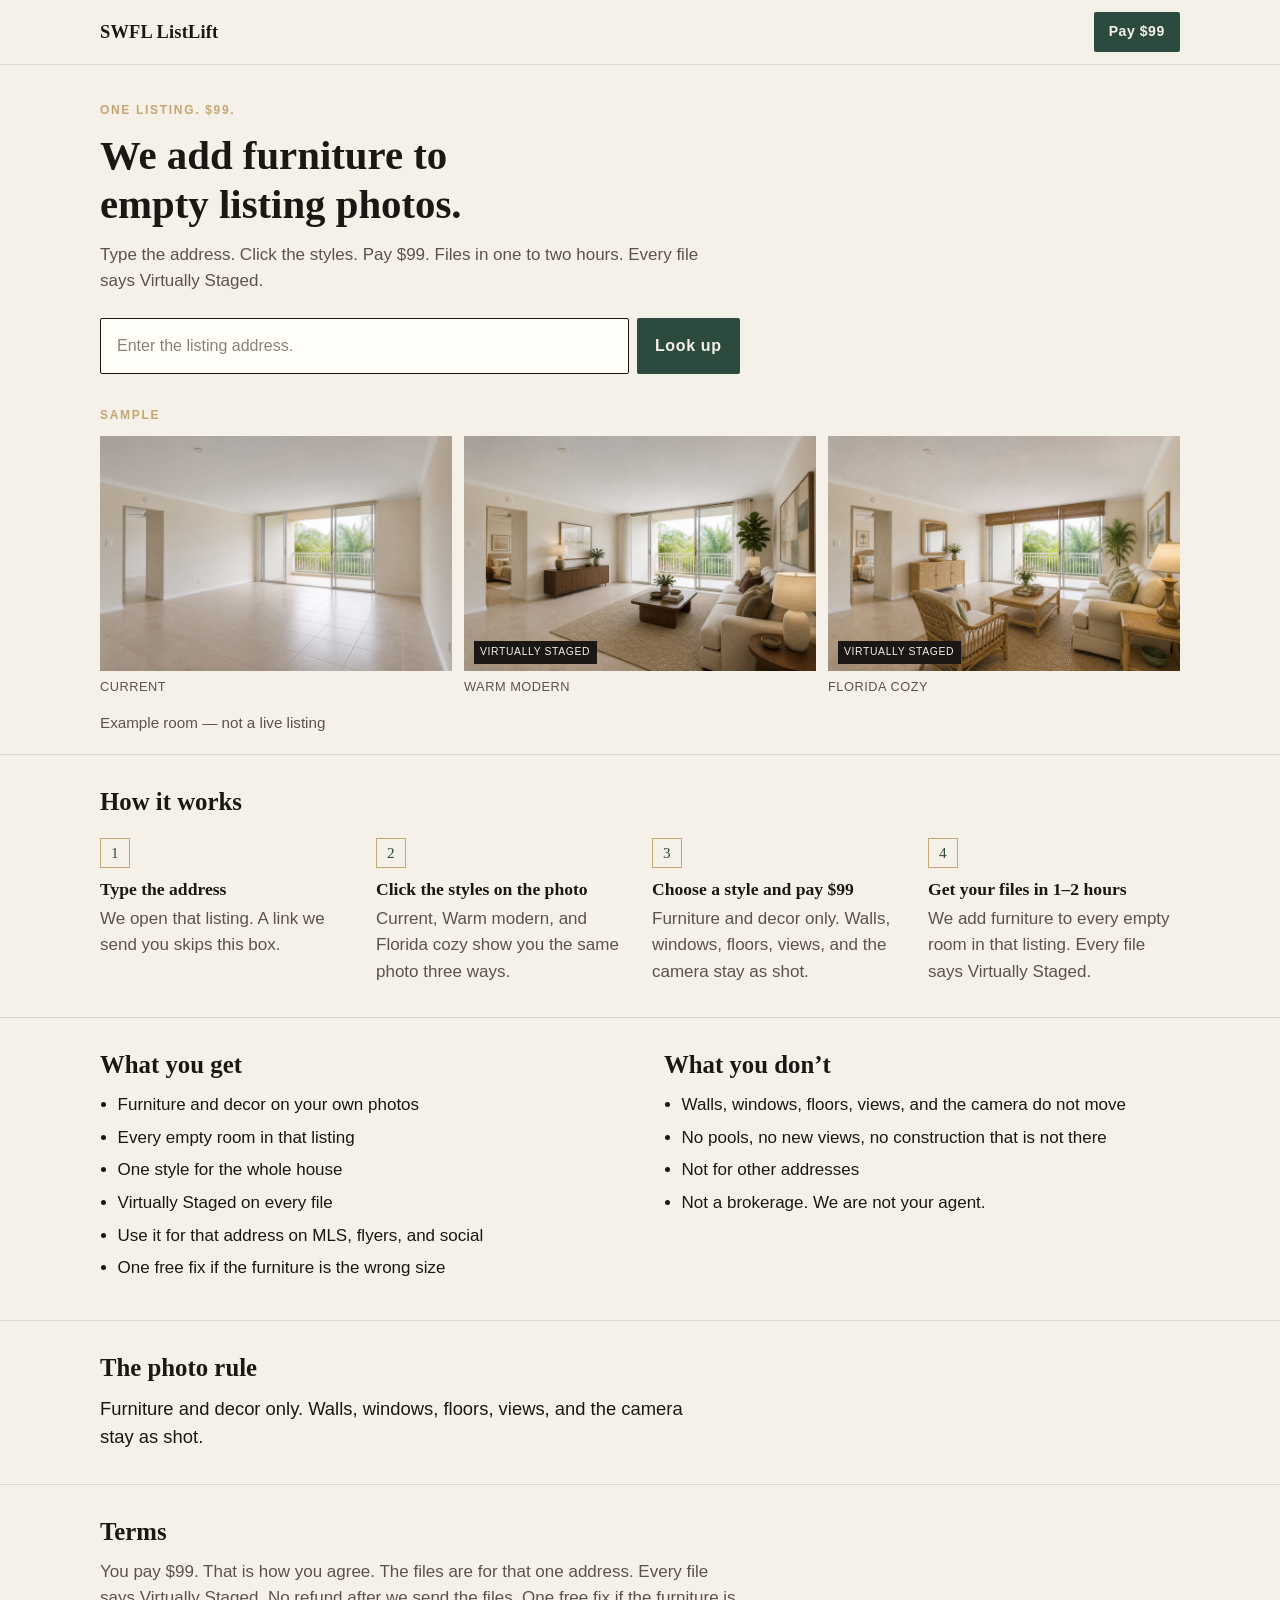
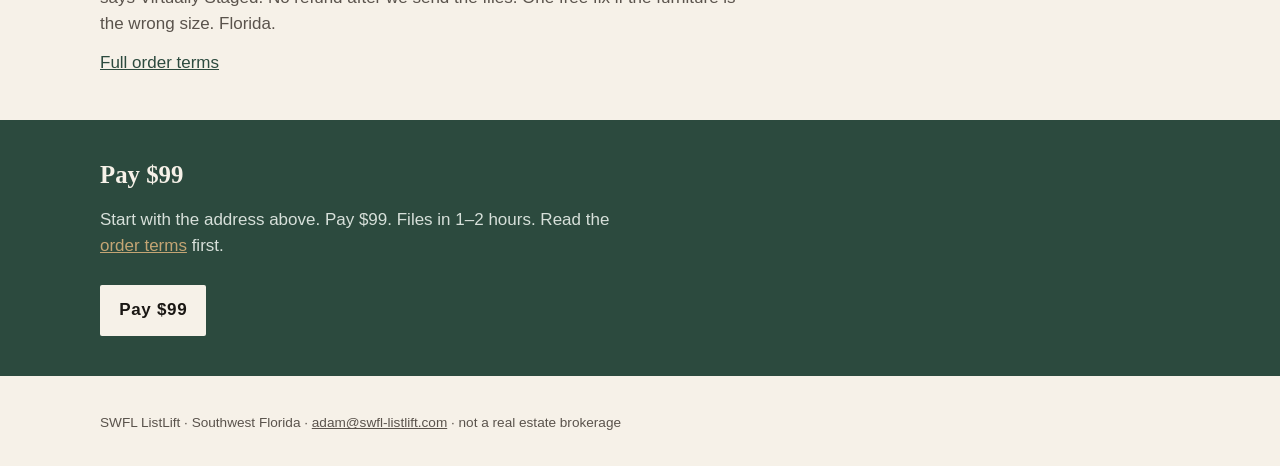
<file: index.html>
<!DOCTYPE html>
<html lang="en">
<head>
  <meta charset="utf-8">
  <base href="/">
  <meta name="viewport" content="width=device-width, initial-scale=1">
  <title>SWFL ListLift — we add furniture to empty listing photos</title>
  <meta name="description" content="We add furniture to empty listing photos. $99 for one house. Warm modern or Florida cozy. Furniture and decor only. Files in 1–2 hours. Southwest Florida.">
  <meta property="og:title" content="SWFL ListLift — we add furniture to empty listing photos">
  <meta property="og:description" content="We add furniture to empty listing photos. $99 for one house. Files in 1–2 hours. Every file says Virtually Staged.">
  <meta property="og:url" content="https://swfl-listlift.com/">
  <link rel="icon" href="img/favicon.svg" type="image/svg+xml">
  <link rel="stylesheet" href="styles.css">
</head>
<body>
  <div id="app">
    <p class="boot">Loading…</p>
  </div>
  <script src="https://cdn.mxpnl.com/libs/mixpanel-2-latest.min.js"></script>
  <script src="analytics.js"></script>
  <script src="app.js"></script>
</body>
</html>
</file>
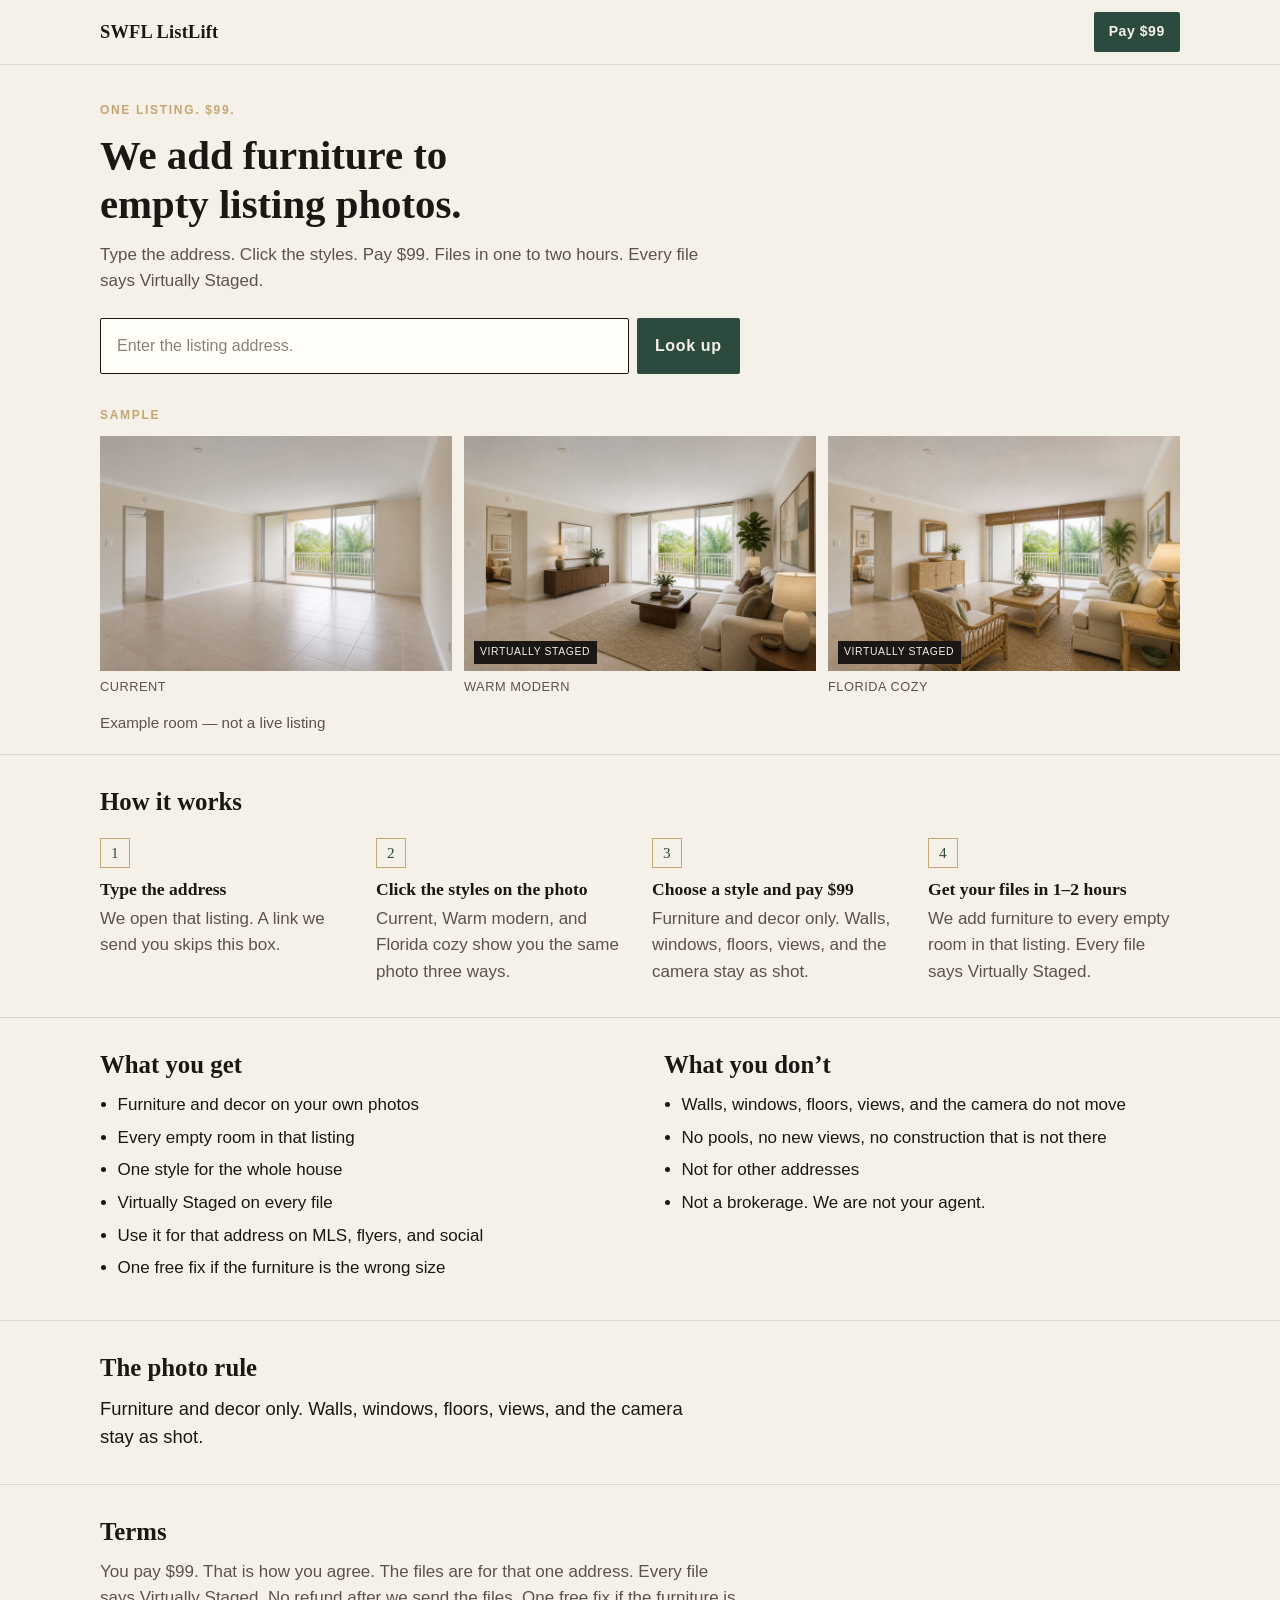
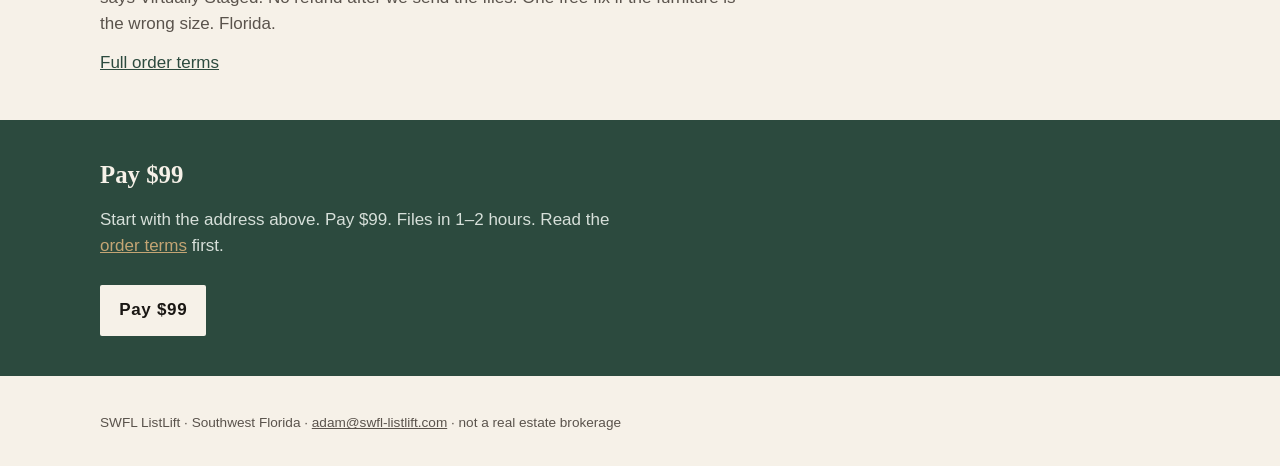
<file: l/19-gulf-view-dr-bonita-springs/index.html>
<!DOCTYPE html>
<html lang="en">
<head>
  <meta charset="utf-8">
  <base href="/">
  <meta name="viewport" content="width=device-width, initial-scale=1">
  <title>SWFL ListLift — $99 for every empty interior</title>
  <meta name="description" content="Virtual staging for one listing. $99. Warm modern or Florida. Furniture and decor only. 24 hour delivery. Southwest Florida.">
  <meta property="og:title" content="SWFL ListLift — $99 for every empty interior">
  <meta property="og:description" content="Virtual staging for one listing. $99. 24 hour delivery. Virtually Staged on every file.">
  <meta property="og:url" content="https://swfl-listlift.com/">
  <link rel="icon" href="img/favicon.svg" type="image/svg+xml">
  <link rel="stylesheet" href="styles.css">
</head>
<body>
  <div id="app">
    <p class="boot">Loading…</p>
  </div>
  <script src="app.js"></script>
</body>
</html>
</file>
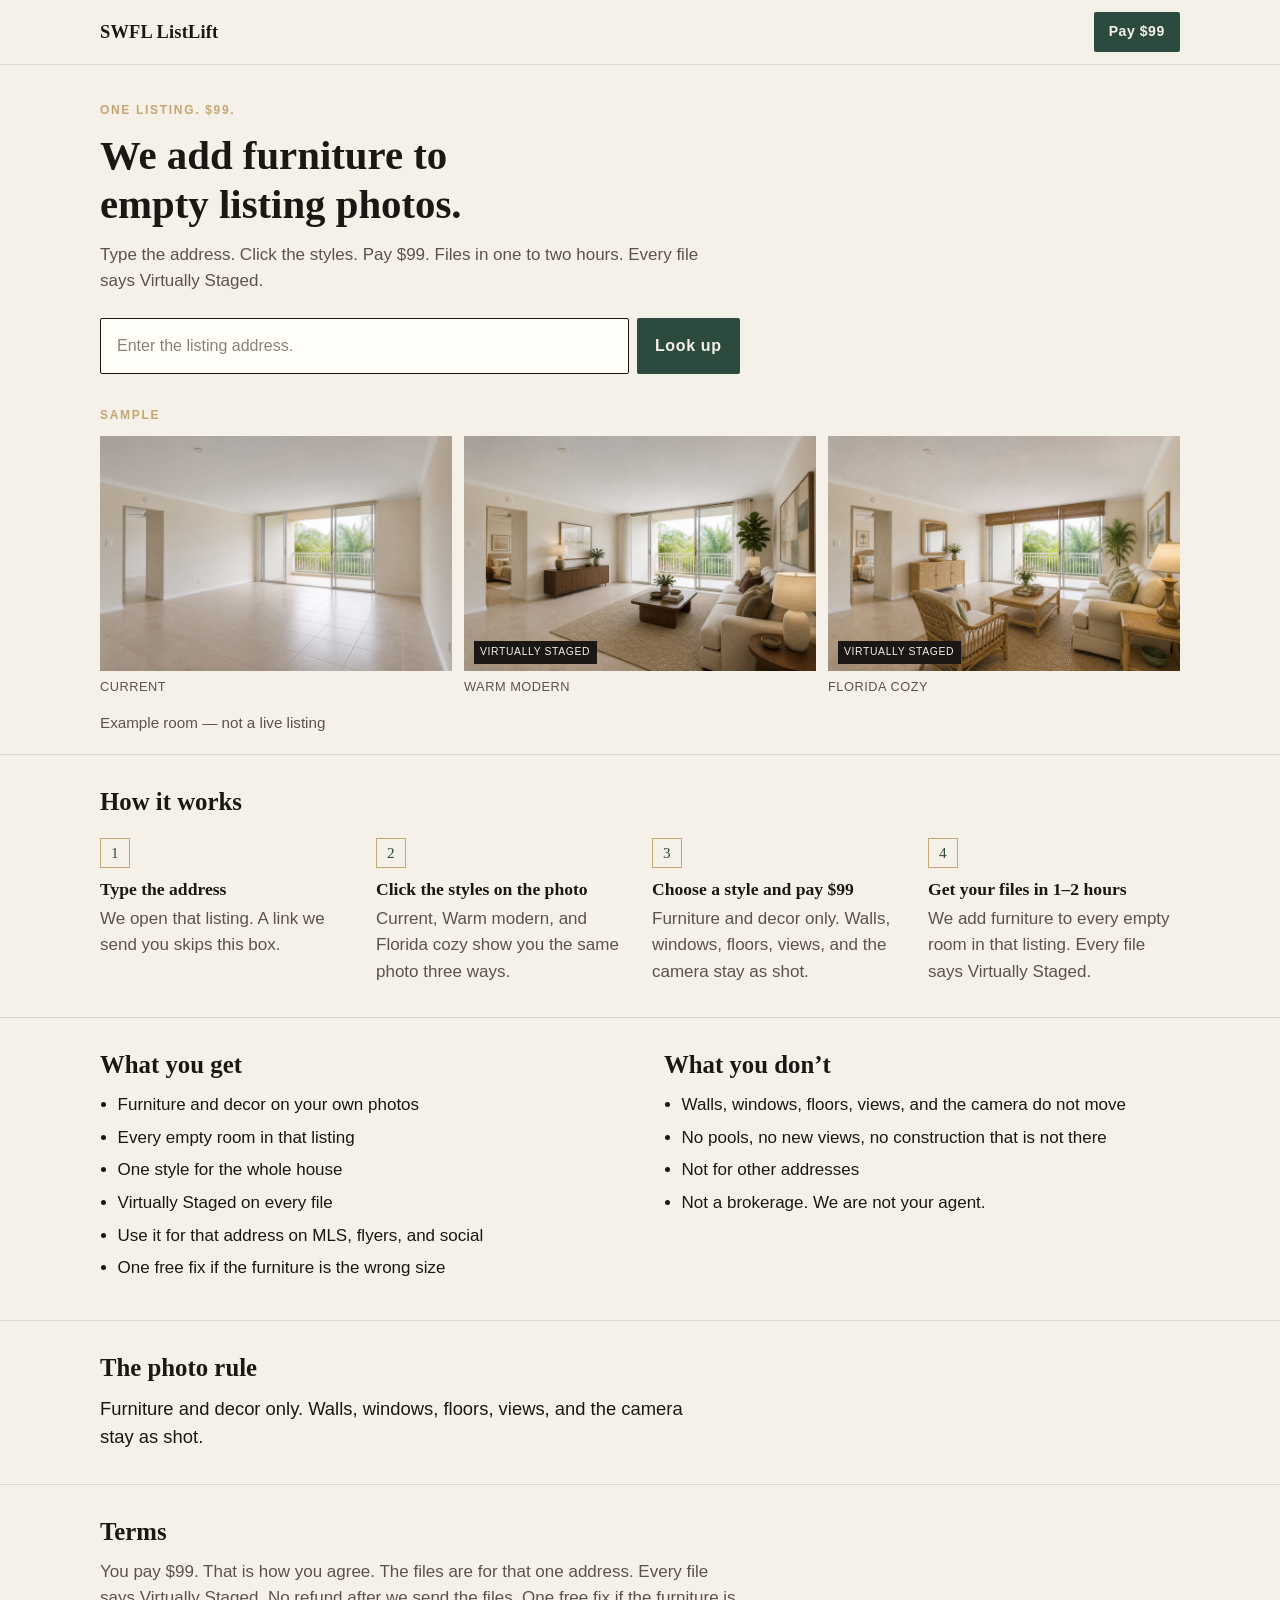
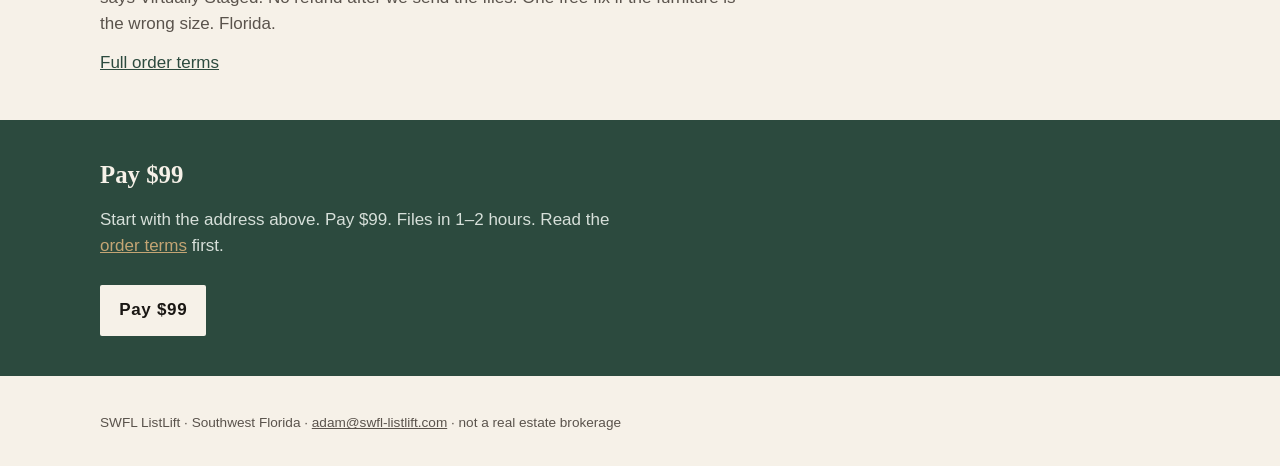
<file: l/41st-ave-ne/index.html>
<!DOCTYPE html>
<html lang="en">
<head>
  <meta charset="utf-8">
  <base href="/">
  <meta name="viewport" content="width=device-width, initial-scale=1">
  <title>SWFL ListLift — $99 for every empty interior</title>
  <meta name="description" content="Virtual staging for one listing. $99. Warm modern or Florida cozy. Furniture and decor only. 24 hour delivery. Southwest Florida.">
  <meta property="og:title" content="SWFL ListLift — $99 for every empty interior">
  <meta property="og:description" content="Virtual staging for one listing. $99. 24 hour delivery. Virtually Staged on every file.">
  <meta property="og:url" content="https://swfl-listlift.com/">
  <link rel="icon" href="img/favicon.svg" type="image/svg+xml">
  <link rel="stylesheet" href="styles.css">
</head>
<body>
  <div id="app">
    <p class="boot">Loading…</p>
  </div>
  <script src="https://cdn.mxpnl.com/libs/mixpanel-2-latest.min.js"></script>
  <script src="analytics.js"></script>
  <script src="app.js"></script>
</body>
</html>
</file>
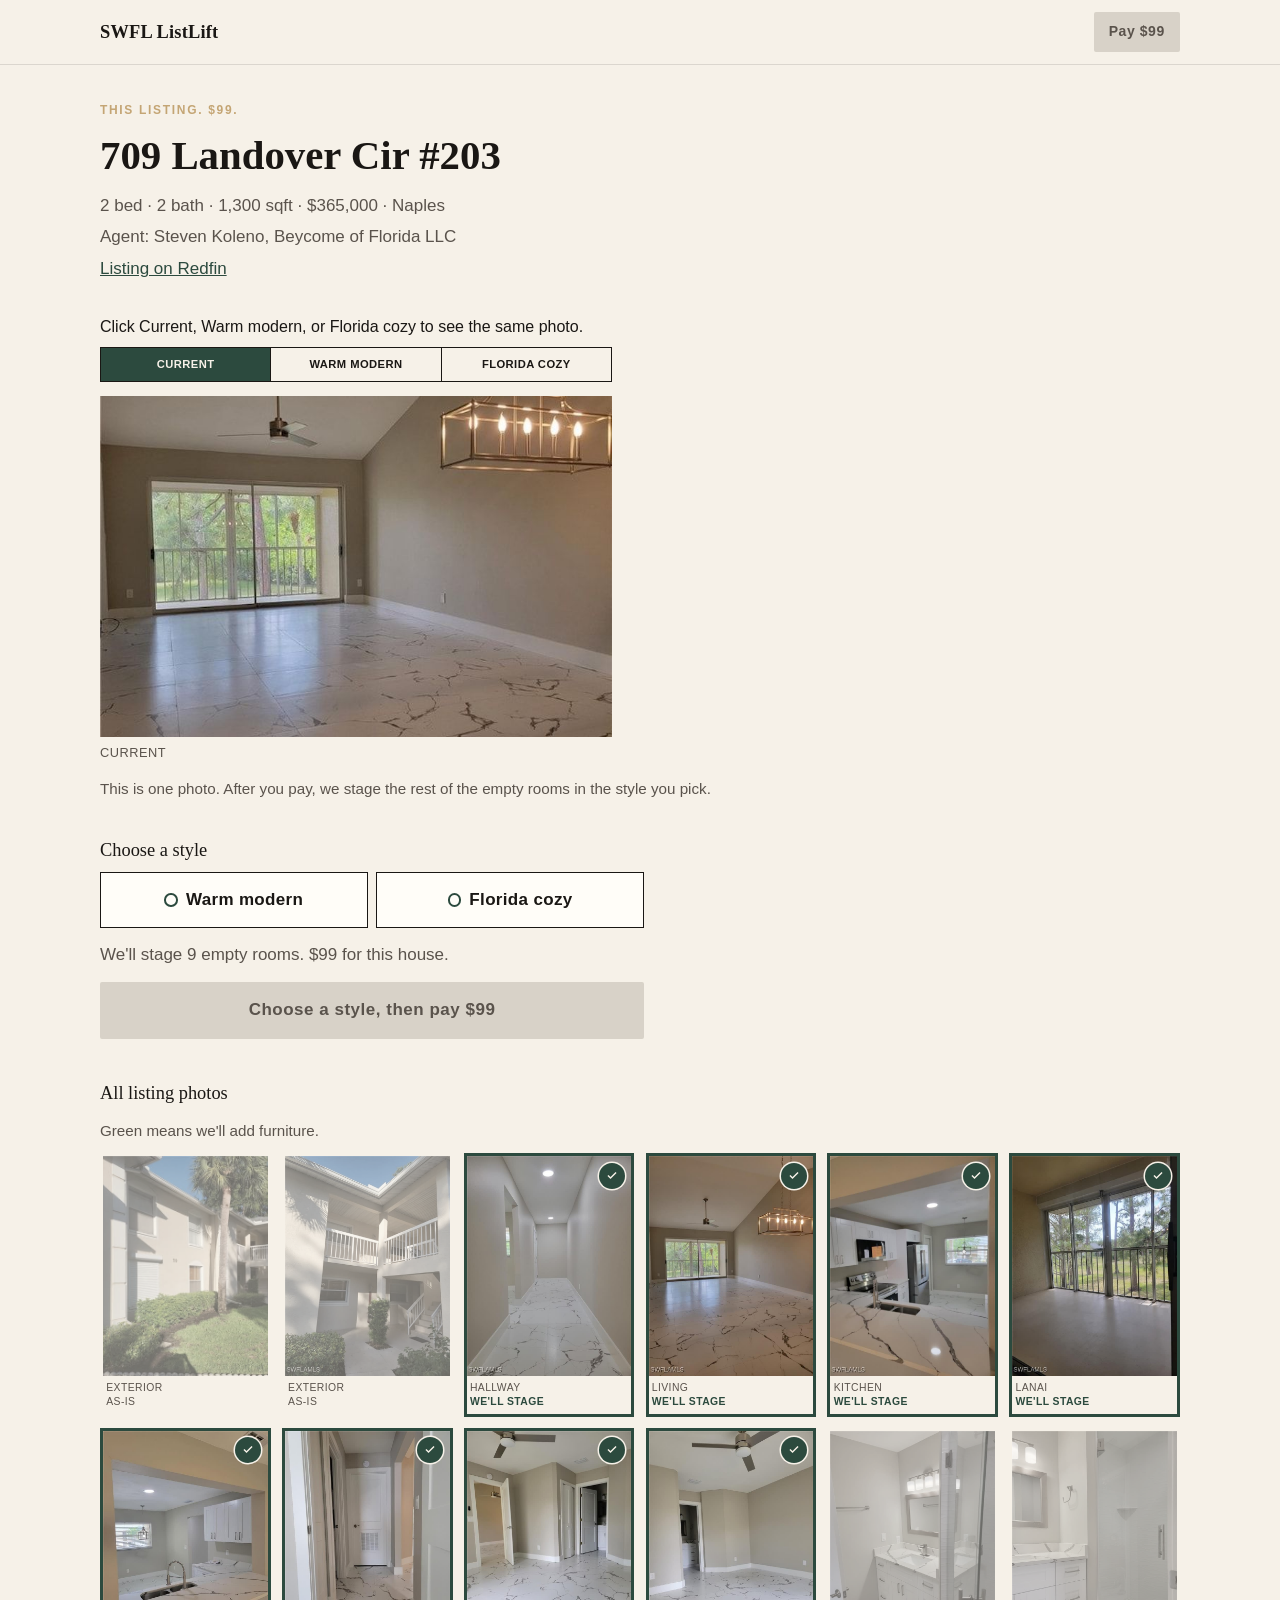
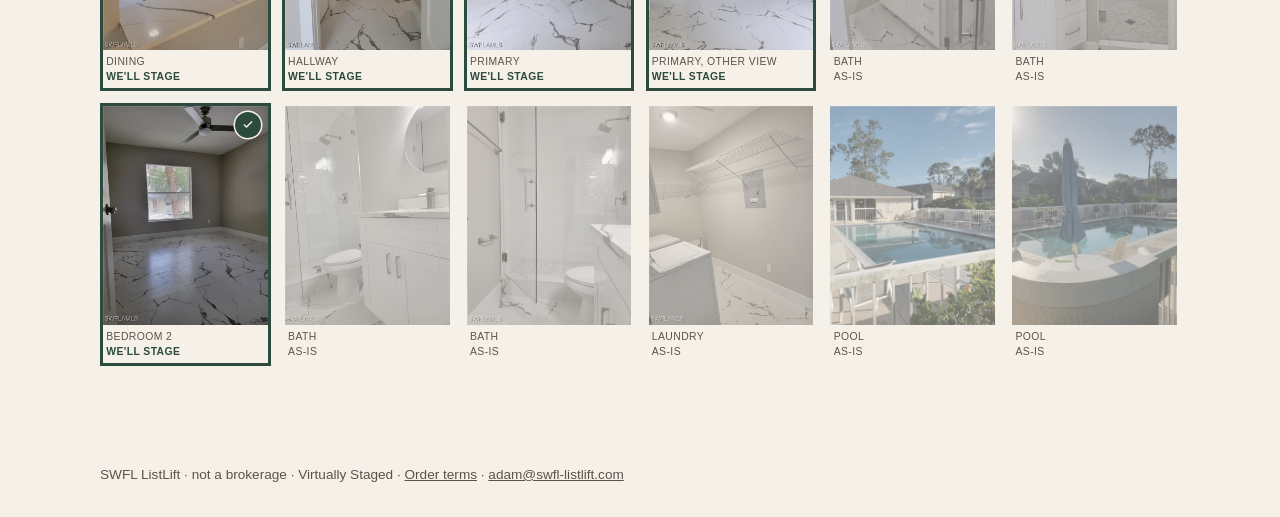
<file: l/landover-203/index.html>
<!DOCTYPE html>
<html lang="en">
<head>
  <meta charset="utf-8">
  <meta name="viewport" content="width=device-width, initial-scale=1">
  <title>709 Landover Cir #203 — SWFL ListLift</title>
  <meta name="description" content="Virtual staging for 709 Landover Cir #203, Naples. $99 for this house. Warm modern or Florida cozy. We add furniture to the empty rooms — living, bedrooms, and dining.">
  <meta property="og:title" content="709 Landover Cir #203 — SWFL ListLift">
  <meta property="og:description" content="$99 for this Naples house. We add furniture to the empty rooms — living, bedrooms, and dining.">
  <meta property="og:url" content="https://swfl-listlift.com/l/landover-203">
  <meta property="og:image" content="https://swfl-listlift.com/img/landover/empty.jpg">
  <link rel="icon" href="/img/favicon.svg" type="image/svg+xml">
  <link rel="stylesheet" href="/styles.css">
  <link rel="canonical" href="https://swfl-listlift.com/l/landover-203">
</head>
<body>
  <header class="nav">
    <div class="wrap nav-inner">
      <a class="brand" href="/">SWFL ListLift</a>
      <a class="nav-pay is-wait" id="nav-pay" aria-disabled="true">Pay $99</a>
    </div>
  </header>

  <main>
    <section class="listing">
      <div class="wrap">
        <p class="kicker">This listing. $99.</p>
        <h1>709 Landover Cir #203</h1>
        <p class="facts">2 bed · 2 bath · 1,300 sqft · $365,000 · Naples</p>
        <p class="facts">Agent: Steven Koleno, Beycome of Florida LLC</p>
        <p class="facts"><a href="https://www.redfin.com/FL/Naples/709-Landover-Cir-34104/unit-203/home/67585392" rel="noopener noreferrer">Listing on Redfin</a></p>

        <div class="trio listing-hero" data-trio="listing">
          <p class="trio-hint">Click Current, Warm modern, or Florida cozy to see the same photo.</p>
          <div class="trio-tabs" role="tablist" aria-label="Listing photo styles">
            <button type="button" role="tab" aria-selected="true" data-tab="current">Current</button>
            <button type="button" role="tab" aria-selected="false" data-tab="warm-modern">Warm modern</button>
            <button type="button" role="tab" aria-selected="false" data-tab="florida">Florida cozy</button>
          </div>
          <div class="trio-frames">
            <figure class="frame is-on" data-frame="current">
              <img src="/img/landover/empty.jpg" alt="Current living room at 709 Landover Cir #203, Naples" width="720" height="960">
              <figcaption>Current</figcaption>
            </figure>
            <figure class="frame" data-frame="warm-modern">
              <div class="preview-shot">
                <img src="/img/landover/warm-modern.jpg" alt="Warm modern virtual staging preview of the same living room" width="1195" height="1600">
              </div>
              <figcaption>Warm modern</figcaption>
            </figure>
            <figure class="frame" data-frame="florida">
              <div class="preview-shot">
                <img src="/img/landover/florida-cozy.jpg" alt="Florida cozy virtual staging preview of the same living room" width="1195" height="1600">
              </div>
              <figcaption>Florida cozy</figcaption>
            </figure>
          </div>
        </div>
        <p class="caption">This is one photo. After you pay, we stage the rest of the empty rooms in the style you pick.</p>

        <div class="buy-block">
          <p class="ask" id="style-label">Choose a style</p>
          <div class="style-toggle" role="radiogroup" aria-labelledby="style-label">
            <label class="style-toggle-btn">
              <input type="radio" name="style" value="warm-modern">
              <span>Warm modern</span>
            </label>
            <label class="style-toggle-btn">
              <input type="radio" name="style" value="florida-cozy">
              <span>Florida cozy</span>
            </label>
          </div>
          <p class="rule-line">We'll stage 9 empty rooms. $99 for this house.</p>
          <a class="buy-btn is-wait" id="landover-pay" aria-disabled="true">Choose a style, then pay $99</a>
        </div>

        <p class="ask">All listing photos</p>
        <p class="caption gallery-key">Green means we'll add furniture.</p>
        <div class="listing-gallery" aria-label="All 18 listing photos">
          <figure class="is-skip">
            <img src="/img/landover/gallery/01.jpg" alt="Building exterior" width="640" height="480">
            <figcaption><span class="who">Exterior</span><span class="mark">As-is</span></figcaption>
          </figure>
          <figure class="is-skip">
            <img src="/img/landover/gallery/02.jpg" alt="Building entrance" width="640" height="854">
            <figcaption><span class="who">Exterior</span><span class="mark">As-is</span></figcaption>
          </figure>
          <figure class="is-stage">
            <img src="/img/landover/gallery/03.jpg" alt="Hallway" width="640" height="854">
            <figcaption><span class="who">Hallway</span><span class="mark">We'll stage</span></figcaption>
          </figure>
          <figure class="is-stage">
            <img src="/img/landover/gallery/04.jpg" alt="Empty living room" width="640" height="854">
            <figcaption><span class="who">Living</span><span class="mark">We'll stage</span></figcaption>
          </figure>
          <figure class="is-stage">
            <img src="/img/landover/gallery/05.jpg" alt="Kitchen and dining nook" width="640" height="854">
            <figcaption><span class="who">Kitchen</span><span class="mark">We'll stage</span></figcaption>
          </figure>
          <figure class="is-stage">
            <img src="/img/landover/gallery/06.jpg" alt="Screened lanai" width="640" height="854">
            <figcaption><span class="who">Lanai</span><span class="mark">We'll stage</span></figcaption>
          </figure>
          <figure class="is-stage">
            <img src="/img/landover/gallery/07.jpg" alt="Dining through kitchen pass-through" width="640" height="854">
            <figcaption><span class="who">Dining</span><span class="mark">We'll stage</span></figcaption>
          </figure>
          <figure class="is-stage">
            <img src="/img/landover/gallery/08.jpg" alt="Hallway" width="640" height="854">
            <figcaption><span class="who">Hallway</span><span class="mark">We'll stage</span></figcaption>
          </figure>
          <figure class="is-stage">
            <img src="/img/landover/gallery/09.jpg" alt="Primary bedroom" width="640" height="854">
            <figcaption><span class="who">Primary</span><span class="mark">We'll stage</span></figcaption>
          </figure>
          <figure class="is-stage">
            <img src="/img/landover/gallery/10.jpg" alt="Primary bedroom, other view" width="640" height="854">
            <figcaption><span class="who">Primary, other view</span><span class="mark">We'll stage</span></figcaption>
          </figure>
          <figure class="is-skip">
            <img src="/img/landover/gallery/11.jpg" alt="Bathroom" width="640" height="854">
            <figcaption><span class="who">Bath</span><span class="mark">As-is</span></figcaption>
          </figure>
          <figure class="is-skip">
            <img src="/img/landover/gallery/12.jpg" alt="Bathroom" width="640" height="854">
            <figcaption><span class="who">Bath</span><span class="mark">As-is</span></figcaption>
          </figure>
          <figure class="is-stage">
            <img src="/img/landover/gallery/13.jpg" alt="Bedroom 2" width="640" height="854">
            <figcaption><span class="who">Bedroom 2</span><span class="mark">We'll stage</span></figcaption>
          </figure>
          <figure class="is-skip">
            <img src="/img/landover/gallery/14.jpg" alt="Bathroom" width="640" height="854">
            <figcaption><span class="who">Bath</span><span class="mark">As-is</span></figcaption>
          </figure>
          <figure class="is-skip">
            <img src="/img/landover/gallery/15.jpg" alt="Bathroom" width="640" height="854">
            <figcaption><span class="who">Bath</span><span class="mark">As-is</span></figcaption>
          </figure>
          <figure class="is-skip">
            <img src="/img/landover/gallery/16.jpg" alt="Laundry" width="640" height="854">
            <figcaption><span class="who">Laundry</span><span class="mark">As-is</span></figcaption>
          </figure>
          <figure class="is-skip">
            <img src="/img/landover/gallery/17.jpg" alt="Community pool" width="640" height="480">
            <figcaption><span class="who">Pool</span><span class="mark">As-is</span></figcaption>
          </figure>
          <figure class="is-skip">
            <img src="/img/landover/gallery/18.jpg" alt="Community pool" width="640" height="480">
            <figcaption><span class="who">Pool</span><span class="mark">As-is</span></figcaption>
          </figure>
        </div>
      </div>
    </section>
  </main>

  <footer class="footer">
    <div class="wrap">
      SWFL ListLift · not a brokerage · Virtually Staged ·
      <a href="/terms.html">Order terms</a> ·
      <a href="mailto:adam@swfl-listlift.com">adam@swfl-listlift.com</a>
    </div>
  </footer>

  <script src="https://cdn.mxpnl.com/libs/mixpanel-2-latest.min.js"></script>
  <script>
    (function () {
      var STRIPE = "https://buy.stripe.com/eVqaER7SS7nR6vQ9t90RG01";
      var MIXPANEL_TOKEN = "c3094cb7b0fee96f8f26ee8942b3a720";
      var SLUG = "landover-203";
      var ADDRESS = "709 Landover Cir #203";
      var STYLE_NAMES = {
        current: "current",
        "warm-modern": "warm_modern",
        florida: "florida_cozy",
        "florida-cozy": "florida_cozy"
      };
      var pay = document.getElementById("landover-pay");
      var nav = document.getElementById("nav-pay");
      var radios = document.querySelectorAll('input[name="style"]');
      var tabs = document.querySelectorAll('[data-trio="listing"] [data-tab]');
      var frames = document.querySelectorAll('[data-trio="listing"] .frame');

      function initAnalytics() {
        if (window.llMixpanelReady) return;
        if (!window.mixpanel || !window.mixpanel.init) return;
        window.llMixpanelReady = true;
        mixpanel.init(MIXPANEL_TOKEN, { autocapture: false, track_pageview: false });
      }

      function track(name, props) {
        initAnalytics();
        try {
          if (window.mixpanel && typeof window.mixpanel.track === "function") {
            mixpanel.track(name, props || {});
          }
        } catch (err) {}
      }

      function styleName(value) {
        return STYLE_NAMES[value] || "";
      }

      function chosenStyle() {
        var el = document.querySelector('input[name="style"]:checked');
        return el ? el.value : "";
      }

      function hrefFor(style) {
        var ref = "landover-203";
        if (style) ref += ":" + style;
        return STRIPE + "?client_reference_id=" + encodeURIComponent(ref);
      }

      function setPay(el, enabled, label) {
        if (!el) return;
        if (enabled) {
          el.classList.remove("is-wait");
          el.removeAttribute("aria-disabled");
          el.setAttribute("href", hrefFor(chosenStyle()));
        } else {
          el.classList.add("is-wait");
          el.setAttribute("aria-disabled", "true");
          el.removeAttribute("href");
        }
        if (label) el.textContent = label;
      }

      function showPreview(tab) {
        var i;
        for (i = 0; i < tabs.length; i += 1) {
          tabs[i].setAttribute("aria-selected", tabs[i].getAttribute("data-tab") === tab ? "true" : "false");
        }
        for (i = 0; i < frames.length; i += 1) {
          if (frames[i].getAttribute("data-frame") === tab) {
            frames[i].classList.add("is-on");
          } else {
            frames[i].classList.remove("is-on");
          }
        }
      }

      function sync() {
        var style = chosenStyle();
        var ready = style === "warm-modern" || style === "florida-cozy";
        setPay(pay, ready, ready ? "Pay $99 for this house" : "Choose a style, then pay $99");
        setPay(nav, ready, "Pay $99");
      }

      function onPayClick(event) {
        if (this.getAttribute("aria-disabled") === "true" || this.classList.contains("is-wait")) {
          event.preventDefault();
          return;
        }
        track("Pay Clicked", { style: styleName(chosenStyle()), slug: SLUG, price: 99 });
      }

      if (pay) pay.addEventListener("click", onPayClick);
      if (nav) nav.addEventListener("click", onPayClick);
      for (var i = 0; i < radios.length; i += 1) {
        radios[i].addEventListener("change", function () {
          var style = chosenStyle();
          if (style === "warm-modern") showPreview("warm-modern");
          if (style === "florida-cozy") showPreview("florida");
          if (styleName(style)) {
            track("Pay Style Selected", { style: styleName(style), slug: SLUG });
          }
          sync();
        });
      }
      for (i = 0; i < tabs.length; i += 1) {
        tabs[i].addEventListener("click", function () {
          var tab = this.getAttribute("data-tab");
          showPreview(tab);
          if (styleName(tab)) {
            track("Photo Style Clicked", { style: styleName(tab), slug: SLUG });
          }
        });
      }
      sync();
      initAnalytics();
      track("Page Viewed", { page: "listing", path: location.pathname, slug: SLUG, address: ADDRESS });
    })();
  </script>
</body>
</html>
</file>
<file: styles.css>
/* SWFL ListLift — swfl-listlift.com */

:root {
  --ink: #1A1714;
  --paper: #F6F1E8;
  --sand: #C4A574;
  --mangrove: #2C4A3E;
  --muted: #5A534C;
  --rule: rgba(26, 23, 20, 0.12);
  --card: #fffdf8;
  --serif: "Iowan Old Style", "Palatino Linotype", Palatino, Georgia, "Times New Roman", serif;
  --sans: "Avenir Next", "Segoe UI", "Helvetica Neue", Helvetica, Arial, sans-serif;
}

*, *::before, *::after { box-sizing: border-box; }

html { scroll-behavior: smooth; }

body {
  margin: 0;
  background: var(--paper);
  color: var(--ink);
  font-family: var(--sans);
  font-size: 1.0625rem;
  line-height: 1.55;
  -webkit-font-smoothing: antialiased;
}

img {
  max-width: 100%;
  height: auto;
  display: block;
  print-color-adjust: exact;
  -webkit-print-color-adjust: exact;
}

a { color: var(--mangrove); }
a:hover { color: var(--ink); }

:focus-visible {
  outline: 2px solid var(--mangrove);
  outline-offset: 2px;
}

.wrap {
  width: min(1080px, calc(100% - 2rem));
  margin: 0 auto;
}

.boot {
  margin: 4rem auto;
  text-align: center;
  color: var(--muted);
}

/* Nav */

.nav {
  position: sticky;
  top: 0;
  z-index: 10;
  background: var(--paper);
  border-bottom: 1px solid var(--rule);
}

.nav-inner {
  display: flex;
  align-items: center;
  justify-content: space-between;
  gap: 1rem;
  min-height: 4rem;
}

.brand {
  display: inline-block;
  flex-shrink: 0;
  font-family: var(--serif);
  font-size: 1.15rem;
  font-weight: 600;
  letter-spacing: 0.01em;
  color: var(--ink);
  text-decoration: none;
  white-space: nowrap;
}
.brand:hover { color: var(--mangrove); }

.nav-pay {
  display: inline-block;
  background: var(--mangrove);
  color: var(--paper);
  text-decoration: none;
  font-size: 0.875rem;
  font-weight: 600;
  letter-spacing: 0.04em;
  padding: 0.55rem 0.95rem;
  border-radius: 2px;
}

.nav-pay:hover { color: var(--paper); filter: brightness(1.08); }

.nav-pay.is-wait {
  background: #d8d2c8;
  color: var(--muted);
  pointer-events: none;
  cursor: not-allowed;
}

.nav-pay.is-wait:hover { color: var(--muted); filter: none; }

/* Type */

.kicker,
.sample-kicker {
  margin: 0 0 0.75rem;
  font-size: 0.75rem;
  font-weight: 600;
  letter-spacing: 0.14em;
  text-transform: uppercase;
  color: var(--sand);
}

h1, h2, h3 {
  font-family: var(--serif);
  font-weight: 600;
  line-height: 1.2;
  margin: 0 0 0.75rem;
}

h1 {
  font-size: clamp(1.7rem, 4.4vw, 2.55rem);
  max-width: 18ch;
}

h2 { font-size: clamp(1.25rem, 2.4vw, 1.55rem); }

.lede {
  max-width: 38rem;
  color: var(--muted);
  margin: 0 0 1.5rem;
}

/* Address lookup */

.lookup { margin: 0 0 1.25rem; max-width: 40rem; }

.lookup-label {
  position: absolute;
  width: 1px;
  height: 1px;
  overflow: hidden;
  clip: rect(0 0 0 0);
}

.lookup-row {
  display: flex;
  flex-direction: column;
  gap: 0.5rem;
}

.lookup-row input {
  width: 100%;
  font: inherit;
  font-size: 1rem;
  color: var(--ink);
  background: var(--card);
  border: 1px solid var(--ink);
  padding: 0.9rem 1rem;
  border-radius: 2px;
}

.lookup-row input::placeholder { color: #8A8278; }

.lookup-row button {
  font: inherit;
  font-size: 1rem;
  font-weight: 600;
  letter-spacing: 0.04em;
  background: var(--mangrove);
  color: var(--paper);
  border: 0;
  padding: 0.9rem 1.15rem;
  border-radius: 2px;
  cursor: pointer;
}

.lookup-row button:hover { filter: brightness(1.08); }

.notice {
  max-width: 36rem;
  margin: 0 0 1.5rem;
  padding: 0.95rem 1rem;
  border: 1px solid var(--rule);
  background: var(--card);
}

.notice p { margin: 0 0 0.5rem; }
.notice p:last-child { margin: 0; color: var(--muted); }

.results {
  list-style: none;
  margin: 0 0 1.5rem;
  padding: 0;
  max-width: 40rem;
  border: 1px solid var(--rule);
  background: var(--card);
}

.results li { border-top: 1px solid var(--rule); }
.results li:first-child { border-top: 0; }

.results a {
  display: block;
  padding: 0.85rem 1rem;
  text-decoration: none;
  color: inherit;
}

.results a:hover { background: rgba(44, 74, 62, 0.06); }
.results strong { display: block; font-family: var(--serif); }
.results span { color: var(--muted); font-size: 0.95rem; }

/* Hero / 3-up */

.hero { padding: 2.25rem 0 1.25rem; }

.sample { margin-top: 2rem; }

.trio-hint {
  margin: 0 0 0.55rem;
  max-width: 32rem;
  color: var(--ink);
  font-size: 1rem;
  line-height: 1.45;
}

.trio-tabs {
  display: flex;
  gap: 0;
  border: 1px solid var(--ink);
  width: 100%;
  max-width: 28rem;
  margin-bottom: 0.85rem;
}

.trio-tabs button {
  flex: 1;
  min-width: 0;
  font: inherit;
  font-size: 0.7rem;
  font-weight: 600;
  letter-spacing: 0.04em;
  text-transform: uppercase;
  padding: 0.5rem 0.35rem;
  cursor: pointer;
  color: var(--ink);
  background: transparent;
  border: 0;
  border-right: 1px solid var(--ink);
}

.trio-tabs button:last-child { border-right: 0; }

.trio-tabs button[aria-selected="true"] {
  background: var(--mangrove);
  color: var(--paper);
}

.trio-frames {
  display: grid;
  gap: 0.75rem;
}

.frame { margin: 0; display: none; }

.frame.is-on { display: block; }

.frame img,
.frame .ph,
.thumb img,
.thumb .ph,
.style-card img,
.style-card .ph {
  width: 100%;
  aspect-ratio: 3 / 2;
  object-fit: cover;
  object-position: center;
  background: #ddd6c8;
}

.ph {
  display: grid;
  place-items: center;
  background:
    linear-gradient(180deg, #f3ede3 0 58%, #cdb896 58%);
  color: var(--muted);
  font-family: var(--serif);
  letter-spacing: 0.16em;
  text-transform: uppercase;
  font-size: 0.8rem;
}

.frame figcaption,
.style-card .who {
  margin-top: 0.4rem;
  font-size: 0.8rem;
  letter-spacing: 0.04em;
  text-transform: uppercase;
  color: var(--muted);
}

.style-card .line {
  display: block;
  margin-top: 0.15rem;
  font-size: 0.9rem;
  letter-spacing: 0;
  text-transform: none;
  color: var(--ink);
}

.badge { position: relative; }

.badge::after {
  content: "Virtually Staged";
  position: absolute;
  left: 0.6rem;
  bottom: 2.1rem;
  background: var(--ink);
  color: var(--paper);
  font-size: 0.65rem;
  letter-spacing: 0.06em;
  text-transform: uppercase;
  padding: 0.2rem 0.4rem;
}

.caption {
  margin: 0.85rem 0 0;
  font-size: 0.95rem;
  color: var(--muted);
}

/* Listing */

.listing { padding: 2.25rem 0 3.5rem; }
.listing h1 { max-width: none; }

.back {
  display: inline-block;
  margin: 0 0 1rem;
  border: 0;
  padding: 0;
  background: none;
  font: inherit;
  font-size: 0.95rem;
  color: var(--muted);
  cursor: pointer;
  text-decoration: none;
}

.back:hover { color: var(--ink); }

.facts {
  margin: 0 0 0.35rem;
  color: var(--muted);
}

.ask {
  margin: 1.25rem 0 0.75rem;
  font-family: var(--serif);
  font-size: 1.15rem;
}

.thumbs {
  display: grid;
  grid-template-columns: repeat(3, 1fr);
  gap: 0.55rem;
}

.thumb {
  width: 100%;
  margin: 0;
  padding: 0;
  border: 2px solid transparent;
  background: transparent;
  cursor: pointer;
  text-align: left;
  color: inherit;
  font: inherit;
}

.thumb:hover,
.thumb.is-on { border-color: var(--mangrove); }

.thumb .who {
  display: block;
  margin-top: 0.3rem;
  font-size: 0.7rem;
  letter-spacing: 0.04em;
  text-transform: uppercase;
  color: var(--muted);
}

.style-pick {
  display: grid;
  gap: 0.75rem;
}

.style-card {
  width: 100%;
  margin: 0;
  padding: 0;
  border: 2px solid transparent;
  background: transparent;
  text-align: left;
  font: inherit;
  color: inherit;
  cursor: pointer;
}

.style-card:hover { border-color: var(--mangrove); }

.style-card.is-ref {
  cursor: default;
}

.style-card.is-ref:hover { border-color: transparent; }

.rule-line {
  margin: 1.25rem 0 0;
  max-width: 36rem;
  color: var(--muted);
}

.confirm-box {
  margin: 1.25rem 0 0;
  padding: 1.15rem 1.2rem;
  border: 1px solid var(--rule);
  background: var(--card);
  max-width: 34rem;
}

.confirm-box p { margin: 0 0 0.65rem; }
.confirm-box p:last-child { margin: 0; }

.confirm-box .tag {
  font-size: 0.75rem;
  font-weight: 600;
  letter-spacing: 0.1em;
  text-transform: uppercase;
  color: var(--sand);
}

.confirm-box .dollars {
  font-family: var(--serif);
  font-size: 2rem;
  line-height: 1.2;
}

.confirm-box ul {
  margin: 0.75rem 0 0;
  padding: 0 0 0 1.1rem;
}

.confirm-box li { margin: 0.3rem 0; }

/* Sections */

section { padding: 2rem 0; }

.band { border-top: 1px solid var(--rule); }

.steps {
  list-style: none;
  margin: 1.25rem 0 0;
  padding: 0;
  display: grid;
  gap: 1.25rem;
  counter-reset: step;
}

.steps li {
  counter-increment: step;
  padding-left: 2.6rem;
  position: relative;
}

.steps li::before {
  content: counter(step);
  position: absolute;
  left: 0;
  top: 0.05rem;
  width: 1.85rem;
  height: 1.85rem;
  border: 1px solid var(--sand);
  color: var(--mangrove);
  font-family: var(--serif);
  font-size: 0.95rem;
  display: grid;
  place-items: center;
}

.steps strong { display: block; font-family: var(--serif); font-size: 1.1rem; margin-bottom: 0.2rem; }
.steps span { color: var(--muted); }

.split {
  display: grid;
  gap: 2rem;
}

.split ul {
  margin: 0.75rem 0 0;
  padding: 0 0 0 1.1rem;
}

.split li { margin: 0.4rem 0; }

.photo-rule p {
  max-width: 38rem;
  font-size: 1.15rem;
  margin: 0;
}

.terms-short p { max-width: 40rem; color: var(--muted); margin: 0 0 0.75rem; }

/* Pay */

.pay {
  background: var(--mangrove);
  color: var(--paper);
  padding: 2.5rem 0;
}

.pay h2 { color: var(--paper); }
.pay p { color: #d7e0da; max-width: 34rem; }
.pay a:not(.btn) { color: var(--sand); }

.btn {
  display: inline-block;
  background: var(--paper);
  color: var(--ink);
  text-decoration: none;
  font-weight: 600;
  letter-spacing: 0.04em;
  padding: 0.8rem 1.2rem;
  border-radius: 2px;
  margin-top: 0.5rem;
}

.btn:hover { color: var(--ink); filter: brightness(0.97); }

/* Footer */

.footer {
  padding: 2.25rem 0 2rem;
  font-size: 0.85rem;
  color: var(--muted);
}

.footer a { color: inherit; }

/* Terms page */

.legal { padding: 2rem 0 3rem; }
.legal .sub { color: var(--muted); margin: 0 0 1.5rem; }
.legal table { width: 100%; border-collapse: collapse; margin: 1rem 0 1.5rem; }
.legal td { padding: 0.65rem 0; border-bottom: 1px solid var(--rule); vertical-align: top; }
.legal td.l { width: 8.5rem; color: var(--muted); }
.legal .box {
  border: 1px solid var(--rule);
  padding: 1rem 1.1rem;
  margin: 1.25rem 0;
}
.legal .fine { font-size: 0.85rem; color: var(--muted); margin-top: 1.5rem; }

/* Listing hero — homepage-style tabs, one frame at a time */

.listing-hero {
  max-width: 32rem;
  margin: 2rem 0 0;
}

.listing-hero .trio-hint {
  max-width: none;
}

.listing-hero .trio-tabs {
  display: flex;
  max-width: none;
}

.listing-hero .trio-frames {
  display: grid;
  grid-template-columns: 1fr;
  gap: 0;
}

.listing-hero .frame {
  display: none;
  margin: 0;
}

.listing-hero .frame.is-on { display: block; }

.listing-hero .frame img,
.listing-hero .frame .ph {
  width: 100%;
  aspect-ratio: 3 / 2;
  object-fit: cover;
  object-position: center;
  background: #ddd6c8;
}

.listing-hero figcaption {
  margin: 0.4rem 0 0;
  font-size: 0.8rem;
  letter-spacing: 0.04em;
  text-transform: uppercase;
  color: var(--muted);
}

.preview-shot {
  position: relative;
}

.listing-gallery {
  display: grid;
  grid-template-columns: repeat(3, 1fr);
  gap: 0.7rem;
  margin: 0 0 0.35rem;
}

.listing-gallery figure {
  margin: 0;
  padding: 0;
  border: 3px solid transparent;
  background: transparent;
}

.listing-gallery figure.is-stage {
  position: relative;
  border-color: var(--mangrove);
}

.listing-gallery figure.is-stage::after {
  content: "";
  position: absolute;
  top: 0.4rem;
  right: 0.4rem;
  width: 26px;
  height: 26px;
  border-radius: 50%;
  background-color: var(--mangrove);
  background-image: url("data:image/svg+xml,%3Csvg xmlns='http://www.w3.org/2000/svg' viewBox='0 0 16 16'%3E%3Cpath fill='%23F6F1E8' d='M6.3 11.5 2.8 8l1.15-1.15L6.3 9.2l5.75-5.75L13.2 4.6z'/%3E%3C/svg%3E");
  background-repeat: no-repeat;
  background-position: center;
  background-size: 14px 14px;
  box-shadow: 0 0 0 1.5px var(--paper);
  pointer-events: none;
}

.listing-gallery figure.is-skip img {
  opacity: 0.58;
  filter: saturate(0.55);
}

.listing-gallery img {
  width: 100%;
  aspect-ratio: 3 / 4;
  object-fit: cover;
  object-position: center;
  background: #ddd6c8;
}

.listing-gallery figcaption {
  display: flex;
  flex-direction: column;
  gap: 0.1rem;
  padding: 0.3rem 0.2rem 0.35rem;
}

.listing-gallery .who,
.listing-gallery .mark {
  font-size: 0.65rem;
  letter-spacing: 0.04em;
  text-transform: uppercase;
  line-height: 1.25;
}

.listing-gallery .who { color: var(--muted); }

.listing-gallery figure.is-stage .mark {
  color: var(--mangrove);
  font-weight: 700;
}

.listing-gallery figure.is-skip .mark { color: var(--muted); }

.buy-block {
  margin: 2.25rem 0 0;
  max-width: 34rem;
}

/* Gallery heading sets its own gap after the buy block, so the two
   sibling margins can't collapse into something smaller. */
.buy-block + .ask { margin-top: 2.5rem; }

.buy-block .ask { margin: 0 0 0.45rem; }

.buy-block .rule-line { margin: 0.9rem 0 0; }

.buy-block .buy-btn { margin-top: 0.85rem; }

.gallery-key { margin: 0 0 0.65rem; }

.style-toggle {
  display: grid;
  grid-template-columns: 1fr 1fr;
  gap: 0.55rem;
  width: 100%;
  max-width: 34rem;
  margin: 0.15rem 0 0;
}

.style-toggle-btn {
  display: block;
  margin: 0;
  cursor: pointer;
}

.style-toggle-btn input {
  position: absolute;
  width: 1px;
  height: 1px;
  overflow: hidden;
  clip: rect(0 0 0 0);
}

.style-toggle-btn span {
  display: flex;
  align-items: center;
  justify-content: center;
  gap: 0.5rem;
  min-height: 3rem;
  padding: 0.85rem 0.7rem;
  text-align: center;
  font-weight: 600;
  letter-spacing: 0.02em;
  background: var(--card);
  color: var(--ink);
  border: 1px solid var(--ink);
}

.style-toggle-btn span::before {
  content: "";
  width: 0.85rem;
  height: 0.85rem;
  flex-shrink: 0;
  border: 2px solid var(--mangrove);
  border-radius: 50%;
  background: var(--card);
  box-sizing: border-box;
}

.style-toggle-btn input:checked + span {
  background: var(--card);
  color: var(--ink);
  border: 3px solid var(--mangrove);
  padding: calc(0.85rem - 2px) calc(0.7rem - 2px);
}

.style-toggle-btn input:checked + span::before {
  background: var(--mangrove);
  box-shadow: inset 0 0 0 2px var(--card);
}

.style-toggle-btn input:focus-visible + span {
  outline: 2px solid var(--mangrove);
  outline-offset: 2px;
}

.buy-btn {
  display: block;
  width: 100%;
  max-width: 34rem;
  box-sizing: border-box;
  margin: 1.15rem 0 0;
  background: var(--mangrove);
  color: var(--paper);
  text-decoration: none;
  font-weight: 600;
  letter-spacing: 0.03em;
  text-align: center;
  padding: 0.95rem 1.15rem;
  border-radius: 2px;
}

.buy-btn:hover { color: var(--paper); filter: brightness(1.08); }

.buy-btn.is-wait {
  background: #d8d2c8;
  color: var(--muted);
  pointer-events: none;
  cursor: not-allowed;
}

.buy-btn.is-wait:hover { color: var(--muted); filter: none; }

@media (min-width: 600px) {
  .lookup-row { flex-direction: row; align-items: stretch; }
  .lookup-row input { flex: 1; }
  .thumbs { grid-template-columns: repeat(4, 1fr); }
  .listing-gallery { grid-template-columns: repeat(6, 1fr); }
}

@media (min-width: 800px) {
  .trio-tabs { display: none; }
  .trio-hint { display: none; }
  .listing-hero .trio-hint { display: block; }
  .trio-frames,
  .style-pick { grid-template-columns: 1fr 1fr 1fr; }
  .frame { display: block !important; }
  .listing-hero .trio-tabs { display: flex; }
  .listing-hero .trio-frames { grid-template-columns: 1fr; }
  .listing-hero .frame { display: none !important; }
  .listing-hero .frame.is-on { display: block !important; }
  .badge::after { bottom: 2.1rem; }
  .steps { grid-template-columns: 1fr 1fr; gap: 1.5rem; }
  .steps li { padding-left: 0; padding-top: 2.4rem; }
  .split { grid-template-columns: 1fr 1fr; gap: 3rem; }
  .thumbs { grid-template-columns: repeat(6, 1fr); }
}

@media (min-width: 1100px) {
  .steps { grid-template-columns: 1fr 1fr 1fr 1fr; }
}

@media print {
  .nav, .nav-pay, .trio-tabs, .trio-hint, .btn, .lookup { display: none !important; }
  .listing-hero .trio-hint { display: block !important; }
  .trio-frames { display: grid !important; grid-template-columns: 1fr 1fr 1fr; }
  .frame { display: block !important; break-inside: avoid; }
  .listing-hero .trio-tabs { display: flex !important; }
  .listing-hero .trio-frames { grid-template-columns: 1fr !important; }
  .listing-hero .frame { display: none !important; }
  .listing-hero .frame.is-on { display: block !important; }
  .pay { background: var(--paper); color: var(--ink); border-top: 1px solid var(--ink); }
  .pay p { color: var(--muted); }
  img { break-inside: avoid; }
  body { background: #fff; }
}
</file>
